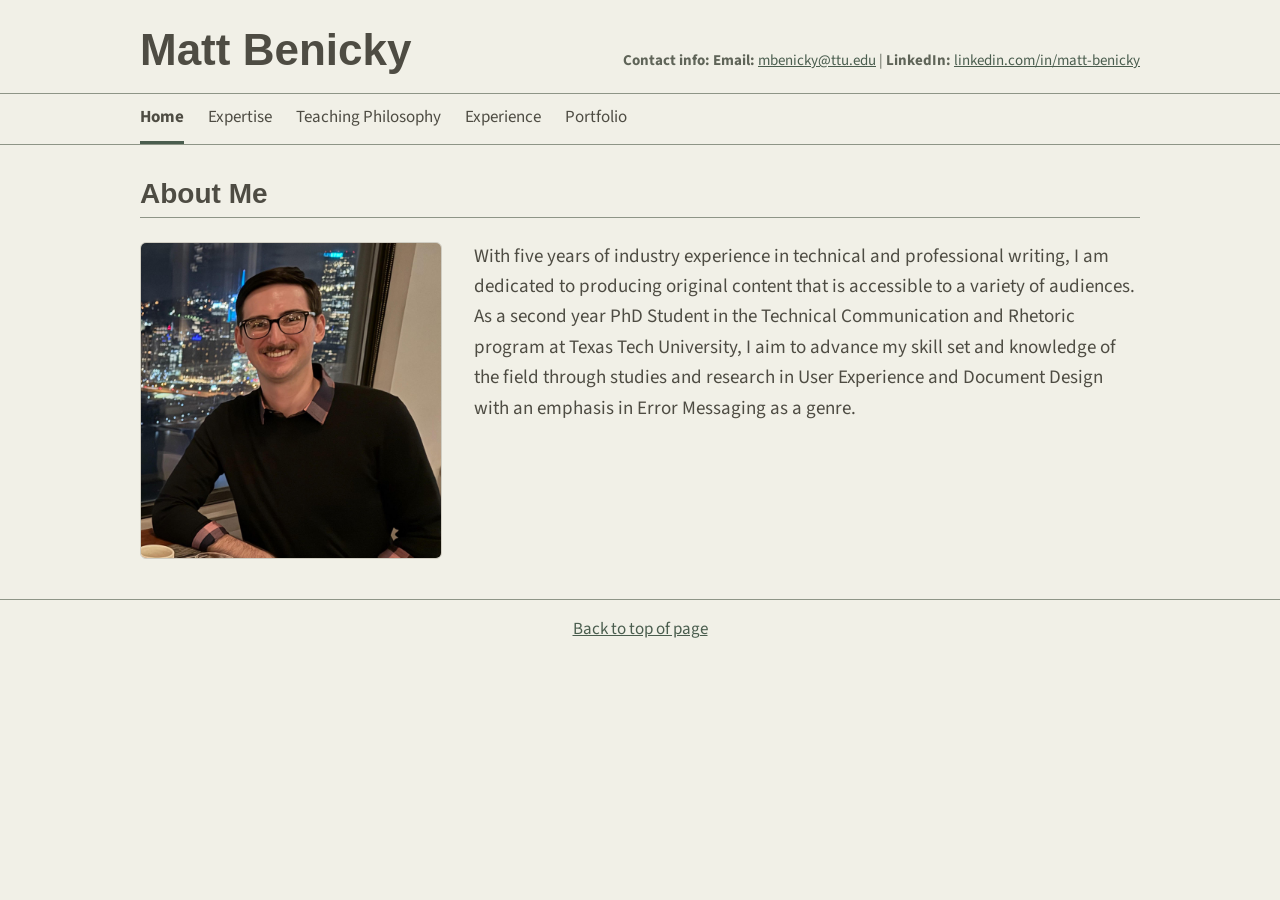
<file: index.html>
<!doctype html>
<html lang="en">
<head>
  <meta charset="utf-8">
  <meta name="viewport" content="width=device-width, initial-scale=1">
  <title>About Me | Matt Benicky</title>
  <!--AI generated heading-->
  <link rel="preconnect" href="https://fonts.googleapis.com">
  <link rel="preconnect" href="https://fonts.gstatic.com" crossorigin>
  <link rel="stylesheet" href="https://fonts.googleapis.com/css2?family=Source+Sans+3:wght@400;600&family=Source+Serif+4:wght@600&display=swap">
  <link rel="stylesheet" href="styles.css">
</head>
<body id="top-of-page">
<a class="skip-link" href="#main">Skip to content</a>
<header class="site-header">
  <div class="wrap">
    <h1>Matt Benicky</h1>
    <address class="contact">
      <strong>Contact info:</strong>
      <strong>Email:</strong> <a href="mailto:mbenicky@ttu.edu">mbenicky@ttu.edu</a> |
      <strong>LinkedIn:</strong> <a href="https://www.linkedin.com/in/matt-benicky" target="_blank" rel="noopener noreferrer">linkedin.com/in/matt-benicky</a>
    </address>
  </div>
  <!--AI assisted navigation page-->
  <nav class="site-nav" aria-label="Main">
    <ul>
      <li><a href="index.html" aria-current="page">Home</a></li>
      <li><a href="expertise.html">Expertise</a></li>
      <li><a href="philosophy.html">Teaching Philosophy</a></li>
      <li><a href="experience.html">Experience</a></li>
      <li><a href="portfolio.html">Portfolio</a></li>
    </ul>
  </nav>
</header>
<!--Main header and opening condent including brief bio and current status as a second year academic-->
<main id="main">
  <div class="wrap">
    <h2 id="Bio">About Me</h2>
    <div class="about">
      <img src="images/headshot.jpg" alt="Headshot image of Matt Benicky">
      <p>With five years of industry experience in technical and professional writing, I am dedicated to producing
            original content that is accessible to a variety of audiences. As a second year PhD Student in the Technical 
            Communication and Rhetoric program at Texas Tech University, I aim to advance my skill set and knowledge of 
            the field through studies and research in User Experience and Document Design with an emphasis in Error Messaging 
            as a genre.</p>
    </div>
  </div>
</main>
<!--Navigational hyperlink to the top of the page-->
<footer class="site-footer">
  <a href="#top-of-page">Back to top of page</a>
</footer>
</body>
</html>
</file>
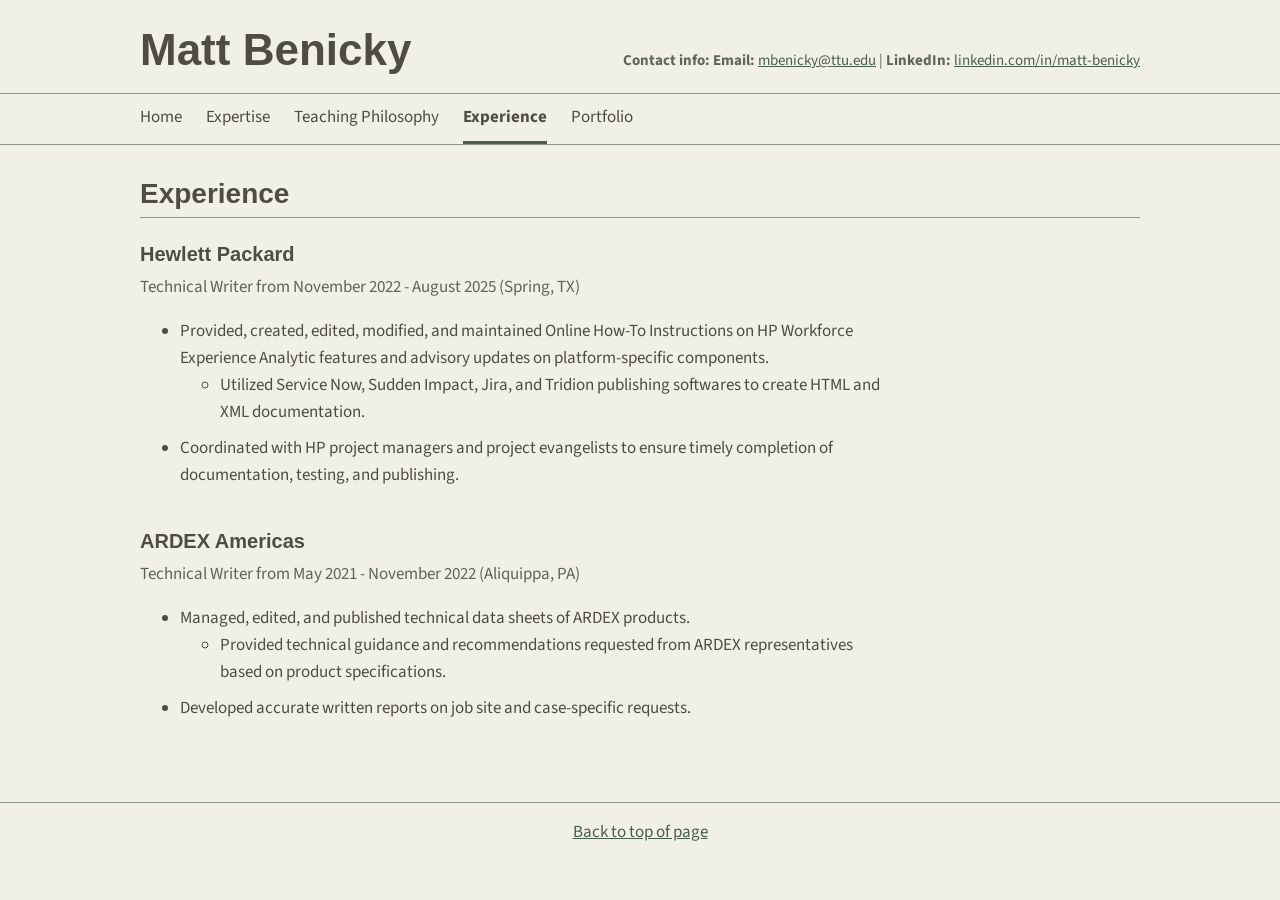
<file: experience.html>
<!doctype html>
<html lang="en">
<head>
  <meta charset="utf-8">
  <meta name="viewport" content="width=device-width, initial-scale=1">
  <title>Experience | Matt Benicky</title>
  <!--AI generated heading-->
  <link rel="preconnect" href="https://fonts.googleapis.com">
  <link rel="preconnect" href="https://fonts.gstatic.com" crossorigin>
  <link rel="stylesheet" href="https://fonts.googleapis.com/css2?family=Source+Sans+3:wght@400;600&family=Source+Serif+4:wght@600&display=swap">
  <link rel="stylesheet" href="styles.css">
</head>
<body id="top-of-page">
<a class="skip-link" href="#main">Skip to content</a>
<header class="site-header">
  <div class="wrap">
    <h1>Matt Benicky</h1>
    <address class="contact">
      <strong>Contact info:</strong>
      <strong>Email:</strong> <a href="mailto:mbenicky@ttu.edu">mbenicky@ttu.edu</a> |
      <strong>LinkedIn:</strong> <a href="https://www.linkedin.com/in/matt-benicky" target="_blank" rel="noopener noreferrer">linkedin.com/in/matt-benicky</a>
    </address>
  </div>
  <!--AI assisted navigation pane-->
  <nav class="site-nav" aria-label="Main">
    <ul>
      <li><a href="index.html">Home</a></li>
      <li><a href="expertise.html">Expertise</a></li>
      <li><a href="philosophy.html">Teaching Philosophy</a></li>
      <li><a href="experience.html" aria-current="page">Experience</a></li>
      <li><a href="portfolio.html">Portfolio</a></li>
    </ul>
  </nav>
</header>
<main id="main">
  <div class="wrap">
    <h2 id="Experience">Experience</h2>
 <!--Main content of both Technical Writing positions-->
    <article class="entry">
      <h3>Hewlett Packard</h3>
      <p class="entry-meta">Technical Writer from November 2022 - August 2025 (Spring, TX)</p>
      <ul>
        <li>Provided, created, edited, modified, and maintained Online How-To Instructions on HP Workforce Experience Analytic features
          and advisory updates on platform-specific components.
          <ul>
            <li>Utilized Service Now, Sudden Impact, Jira, and Tridion publishing softwares to create HTML
              and XML documentation.</li>
          </ul>
        </li>
        <li>Coordinated with HP project managers and project evangelists to ensure timely completion of documentation,
          testing, and publishing.</li>
      </ul>
    </article>
    <article class="entry">
      <h3>ARDEX Americas</h3>
      <p class="entry-meta">Technical Writer from May 2021 - November 2022 (Aliquippa, PA)</p>
      <ul>
        <li>Managed, edited, and published technical data sheets of ARDEX products.
          <ul>
            <li>Provided technical guidance and recommendations requested from ARDEX representatives based
              on product specifications.</li>
          </ul>
        </li>
        <li>Developed accurate written reports on job site and case-specific requests.</li>
      </ul>
    </article>
  </div>
</main>
<!--Navigational hyperlink to the top of the page-->
<footer class="site-footer">
  <a href="#top-of-page">Back to top of page</a>
</footer>
</body>
</html>
</file>
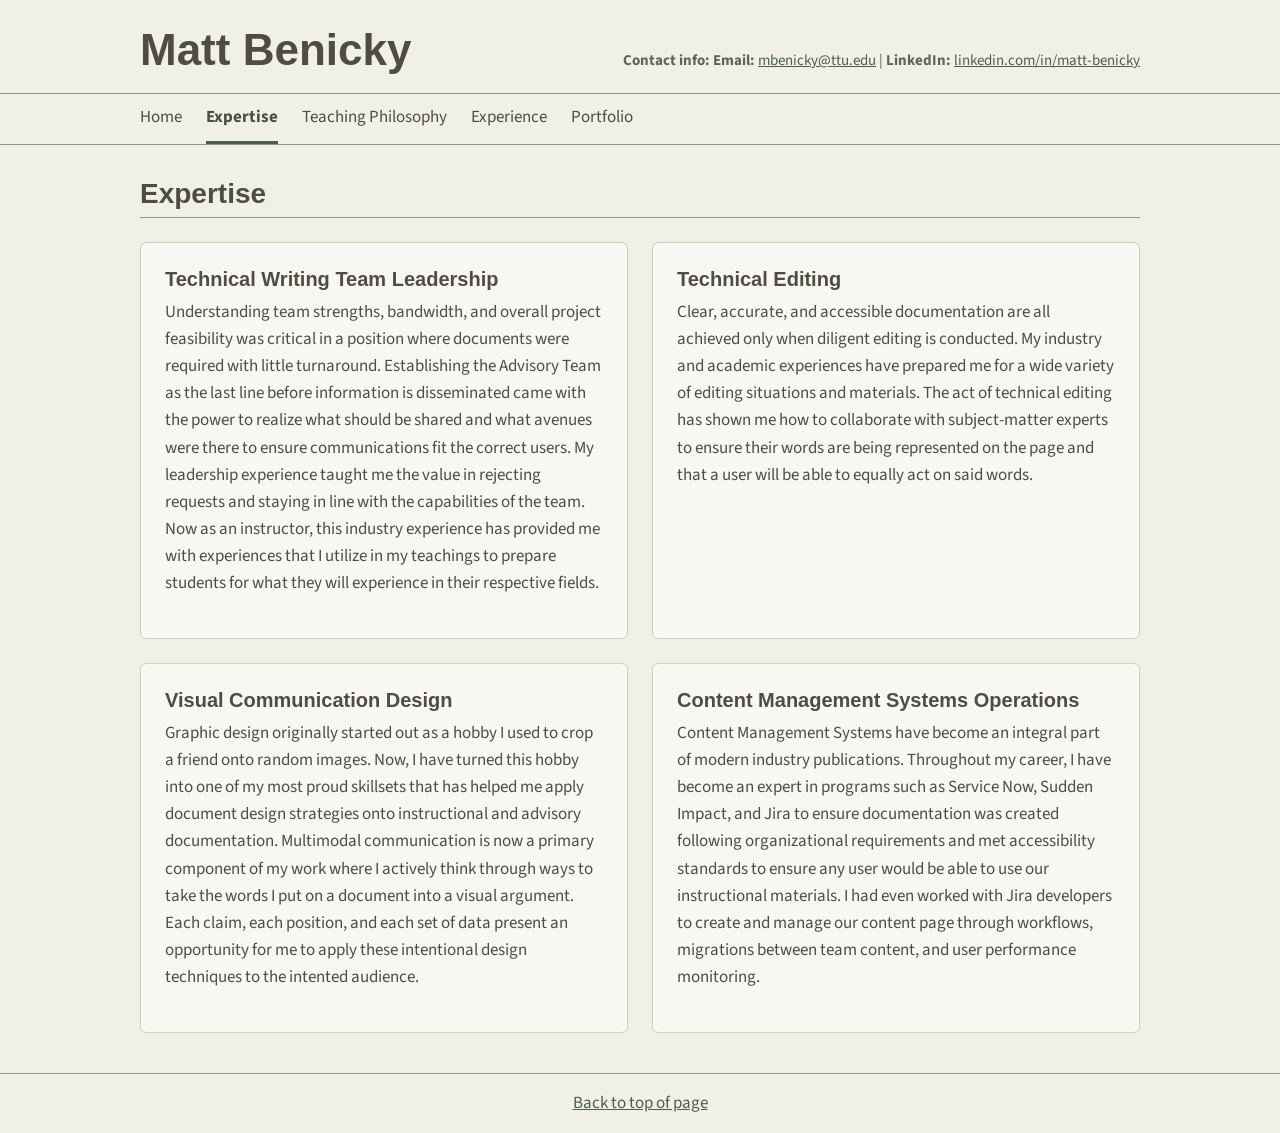
<file: expertise.html>
<!doctype html>
<html lang="en">
<head>
  <meta charset="utf-8">
  <meta name="viewport" content="width=device-width, initial-scale=1">
  <title>Expertise | Matt Benicky</title>
  <!--AI generated heading-->
  <link rel="preconnect" href="https://fonts.googleapis.com">
  <link rel="preconnect" href="https://fonts.gstatic.com" crossorigin>
  <link rel="stylesheet" href="https://fonts.googleapis.com/css2?family=Source+Sans+3:wght@400;600&family=Source+Serif+4:wght@600&display=swap">
  <link rel="stylesheet" href="styles.css">
</head>
<body id="top-of-page">
<a class="skip-link" href="#main">Skip to content</a>
<header class="site-header">
  <div class="wrap">
    <h1>Matt Benicky</h1>
    <address class="contact">
      <strong>Contact info:</strong>
      <strong>Email:</strong> <a href="mailto:mbenicky@ttu.edu">mbenicky@ttu.edu</a> |
      <strong>LinkedIn:</strong> <a href="https://www.linkedin.com/in/matt-benicky" target="_blank" rel="noopener noreferrer">linkedin.com/in/matt-benicky</a>
    </address>
  </div>
  <!--AI Assisted navigation page-->
  <nav class="site-nav" aria-label="Main">
    <ul>
      <li><a href="index.html">Home</a></li>
      <li><a href="expertise.html" aria-current="page">Expertise</a></li>
      <li><a href="philosophy.html">Teaching Philosophy</a></li>
      <li><a href="experience.html">Experience</a></li>
      <li><a href="portfolio.html">Portfolio</a></li>
    </ul>
  </nav>
</header>
<!--Expertise content breaking up the four main components to my work-->
<main id="main">
  <div class="wrap">
    <h2 id="Expertise">Expertise</h2>
    <div class="card-grid">
      <article class="card">
        <h3>Technical Writing Team Leadership</h3>
        <p>Understanding team strengths, bandwidth, and overall project feasibility was critical in a position where documents
            were required with little turnaround. Establishing the Advisory Team as the last line before information is
            disseminated came with the power to realize what should be shared and what avenues were there to ensure communications
            fit the correct users. My leadership experience taught me the value in rejecting requests and staying in line with the
            capabilities of the team. Now as an instructor, this industry experience has provided me with experiences that I
            utilize in my teachings to prepare students for what they will experience in their respective fields.</p>
      </article>
      <article class="card">
        <h3>Technical Editing</h3>
        <p>Clear, accurate, and accessible documentation are all achieved only when diligent editing is conducted. My industry
            and academic experiences have prepared me for a wide variety of editing situations and materials. The act of technical
            editing has shown me how to collaborate with subject-matter experts to ensure their words are being represented on the
            page and that a user will be able to equally act on said words.</p>
      </article>
      <article class="card">
        <h3>Visual Communication Design</h3>
        <p>Graphic design originally started out as a hobby I used to crop a friend onto random images. Now, I have turned this
            hobby into one of my most proud skillsets that has helped me apply document design strategies onto instructional and
            advisory documentation. Multimodal communication is now a primary component of my work where I actively think through
            ways to take the words I put on a document into a visual argument. Each claim, each position, and each set of data
            present an opportunity for me to apply these intentional design techniques to the intented audience.</p>
      </article>
      <article class="card">
        <h3>Content Management Systems Operations</h3>
        <p>Content Management Systems have become an integral part of modern industry publications. Throughout my career, I have
            become an expert in programs such as Service Now, Sudden Impact, and Jira to ensure documentation was created
            following organizational requirements and met accessibility standards to ensure any user would be able to use our
            instructional materials. I had even worked with Jira developers to create and manage our content page through
            workflows, migrations between team content, and user performance monitoring.</p>
      </article>
    </div>
  </div>
</main>
 <!--Navigational hyperlink to top of the page-->
<footer class="site-footer">
  <a href="#top-of-page">Back to top of page</a>
</footer>
</body>
</html>
</file>
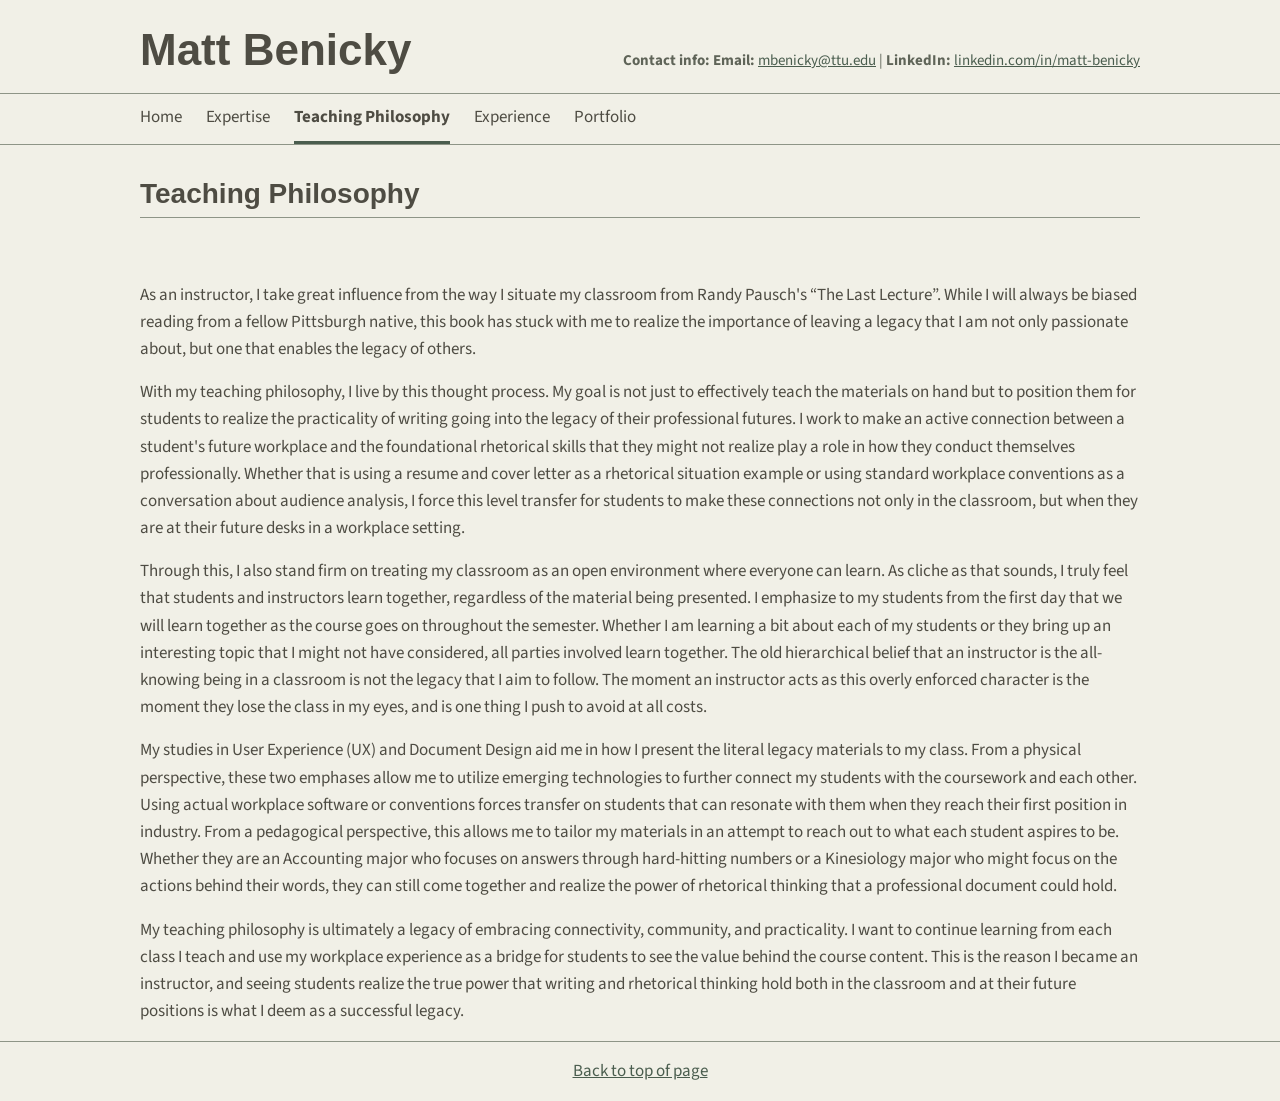
<file: philosophy.html>
<!doctype html>
<html lang="en">
<head>
  <meta charset="utf-8">
  <meta name="viewport" content="width=device-width, initial-scale=1">
  <title>Teaching Philosophy | Matt Benicky</title>
  <!--AI generated heading-->
  <link rel="preconnect" href="https://fonts.googleapis.com">
  <link rel="preconnect" href="https://fonts.gstatic.com" crossorigin>
  <link rel="stylesheet" href="https://fonts.googleapis.com/css2?family=Source+Sans+3:wght@400;600&family=Source+Serif+4:wght@600&display=swap">
  <link rel="stylesheet" href="styles.css">
</head>
<body id="top-of-page">
<a class="skip-link" href="#main">Skip to content</a>
<header class="site-header">
  <div class="wrap">
    <h1>Matt Benicky</h1>
    <address class="contact">
      <strong>Contact info:</strong>
      <strong>Email:</strong> <a href="mailto:mbenicky@ttu.edu">mbenicky@ttu.edu</a> |
      <strong>LinkedIn:</strong> <a href="https://www.linkedin.com/in/matt-benicky" target="_blank" rel="noopener noreferrer">linkedin.com/in/matt-benicky</a>
    </address>
  </div>
  <!--AI assisted navigation page-->
  <nav class="site-nav" aria-label="Main">
    <ul>
      <li><a href="index.html">Home</a></li>
      <li><a href="expertise.html">Expertise</a></li>
      <li><a href="philosophy.html" aria-current="page">Teaching Philosophy</a></li>
      <li><a href="experience.html">Experience</a></li>
      <li><a href="portfolio.html">Portfolio</a></li>
    </ul>
  </nav>
</header>
<!--Main content of my teaching philosophy broken up into paragraphs. Needs an additional image of The Last Lecture.-->
<main id="main">
  <div class="wrap">
    <h2 id="Philosophy">Teaching Philosophy</h2>
<!--Main text of teaching philosophy-->
  </div>
</main>
    <div class="wrap">
        <p>As an instructor, I take great influence from the way I situate my classroom 
            from Randy Pausch's <q>The Last Lecture</q>. While I will always be biased 
            reading from a fellow Pittsburgh native, this book has stuck with me to realize the 
            importance of leaving a legacy that I am not only passionate about, but one that enables 
            the legacy of others.</p>
        <p>With my teaching philosophy, I live by this thought process. My goal is not just to effectively 
            teach the materials on hand but to position them for students to realize the practicality of 
            writing going into the legacy of their professional futures. I work to make an active connection 
            between a student's future workplace and the foundational rhetorical skills that they might not 
            realize play a role in how they conduct themselves professionally. Whether that is using a resume 
            and cover letter as a rhetorical situation example or using standard workplace conventions as a 
            conversation about audience analysis, I force this level transfer for students to make these connections 
            not only in the classroom, but when they are at their future desks in a workplace setting.</p>
        <p>Through this, I also stand firm on treating my classroom as an open environment where everyone can learn. 
            As cliche as that sounds, I truly feel that students and instructors learn together, regardless of the 
            material being presented. I emphasize to my students from the first day that we will learn together as the 
            course goes on throughout the semester. Whether I am learning a bit about each of my students or they bring 
            up an interesting topic that I might not have considered, all parties involved learn together. The old hierarchical 
            belief that an instructor is the all-knowing being in a classroom is not the legacy that I aim to follow. The moment 
            an instructor acts as this overly enforced character is the moment they lose the class in my eyes, and is one thing I 
            push to avoid at all costs.</p>
        <p>My studies in User Experience (UX) and Document Design aid me in how I present the literal legacy materials to my class. 
            From a physical perspective, these two emphases allow me to utilize emerging technologies to further connect my students 
            with the coursework and each other. Using actual workplace software or conventions forces transfer on students that can 
            resonate with them when they reach their first position in industry. From a pedagogical perspective, this allows me to 
            tailor my materials in an attempt to reach out to what each student aspires to be. Whether they are an Accounting major 
            who focuses on answers through hard-hitting numbers or a Kinesiology major who might focus on the actions behind their 
            words, they can still come together and realize the power of rhetorical thinking that a professional document could hold.</p>
         <p>My teaching philosophy is ultimately a legacy of embracing connectivity, community, and practicality. I want to continue 
            learning from each class I teach and use my workplace experience as a bridge for students to see the value behind the course 
            content. This is the reason I became an instructor, and seeing students realize the true power that writing and rhetorical thinking 
            hold both in the classroom and at their future positions is what I deem as a successful legacy.</p>   
    </div>
<!--Navigational hyperlink to the top of the page-->
<footer class="site-footer">
  <a href="#top-of-page">Back to top of page</a>
</footer>
</body>
</html>
</file>
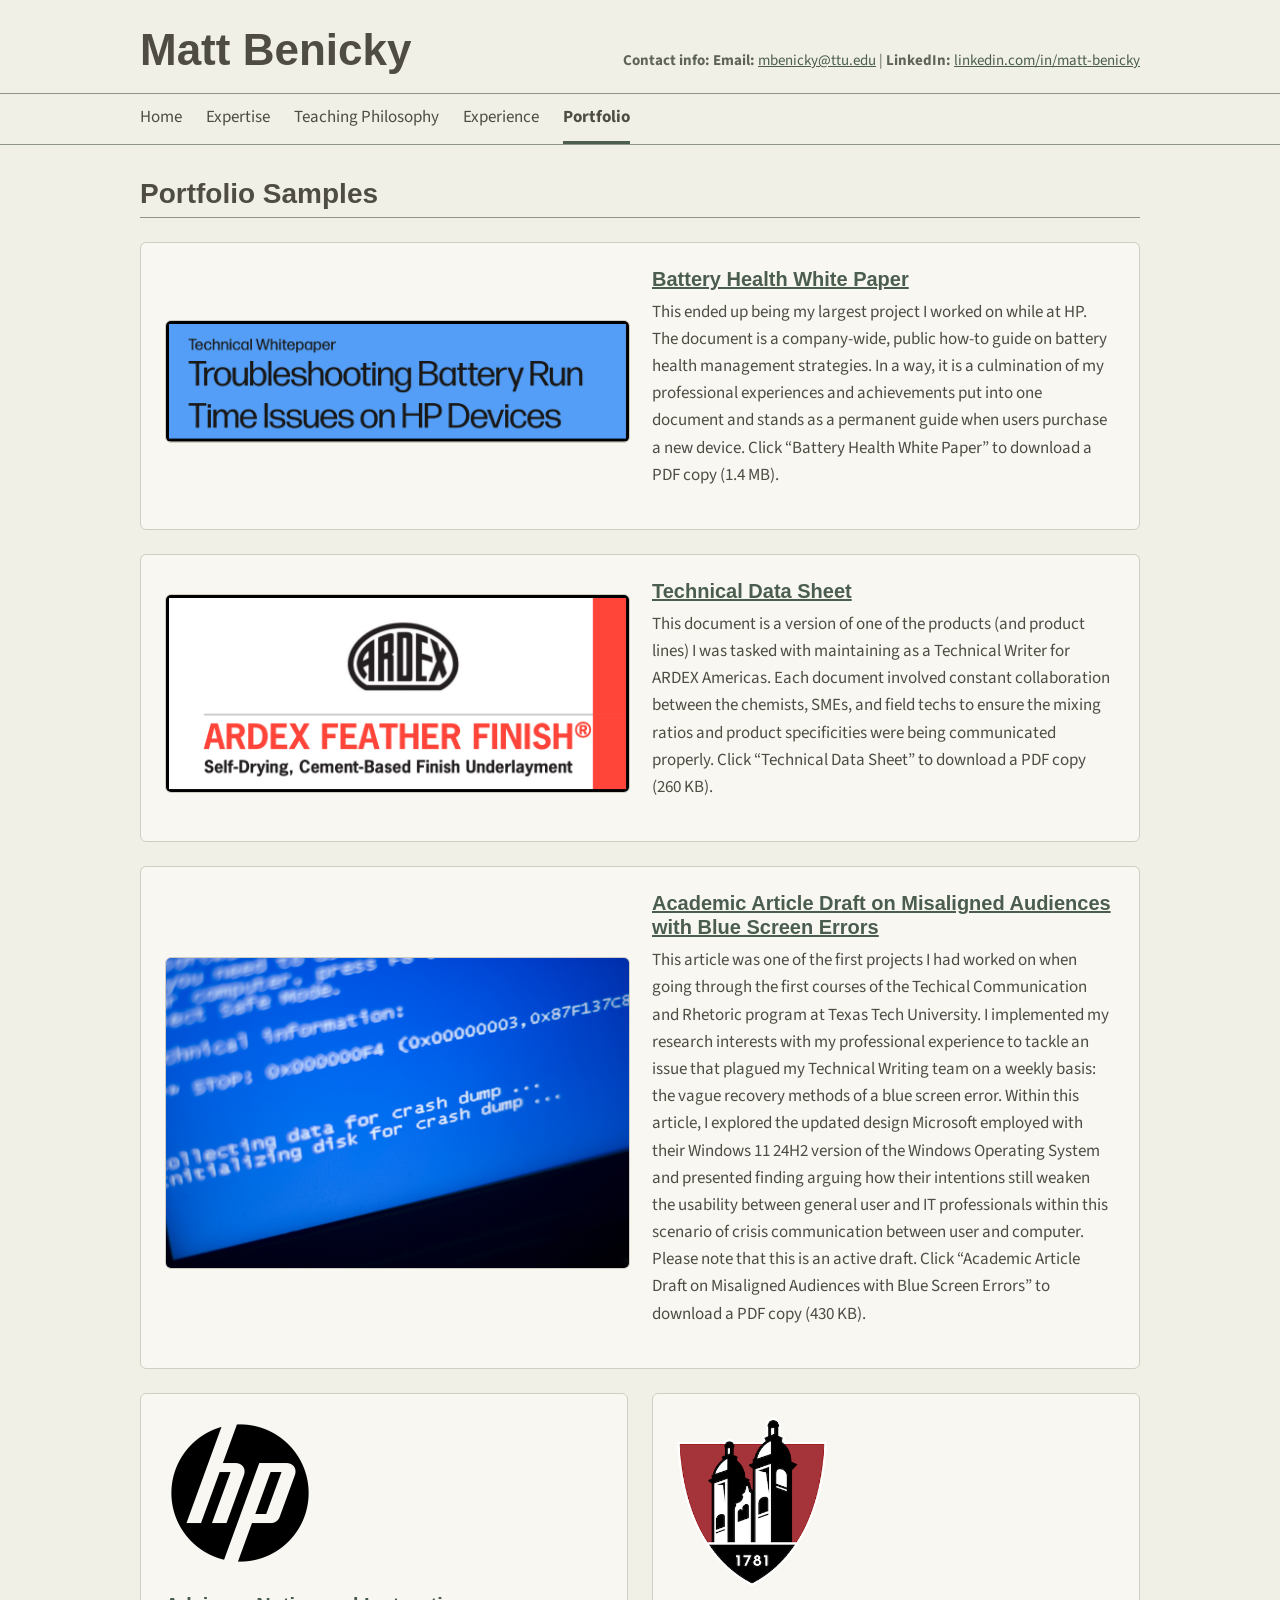
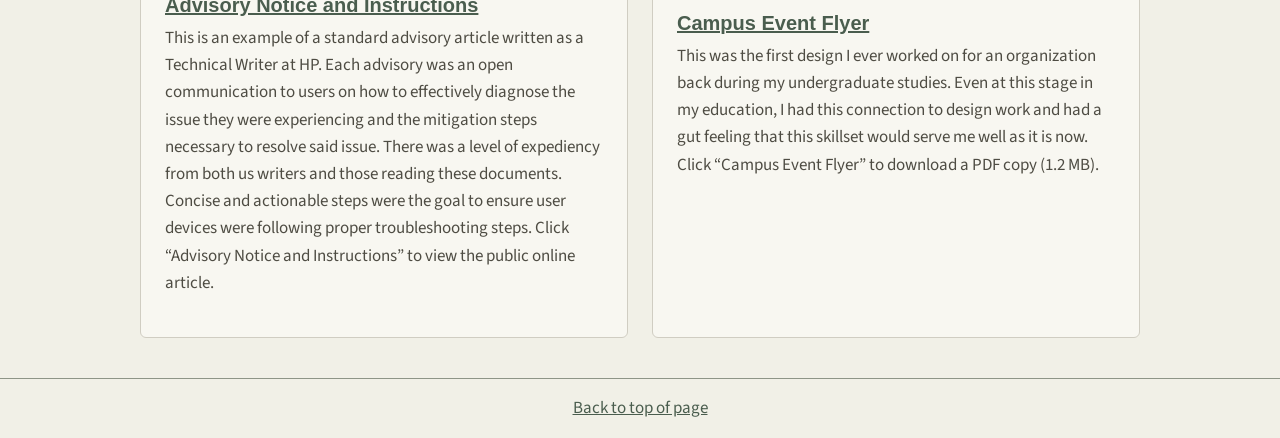
<file: portfolio.html>
<!doctype html>
<html lang="en">
<head>
  <meta charset="utf-8">
  <meta name="viewport" content="width=device-width, initial-scale=1">
  <title>Portfolio | Matt Benicky</title>
  <!--AI generated heading-->
  <link rel="preconnect" href="https://fonts.googleapis.com">
  <link rel="preconnect" href="https://fonts.gstatic.com" crossorigin>
  <link rel="stylesheet" href="https://fonts.googleapis.com/css2?family=Source+Sans+3:wght@400;600&family=Source+Serif+4:wght@600&display=swap">
  <link rel="stylesheet" href="styles.css">
</head>
<body id="top-of-page">
<a class="skip-link" href="#main">Skip to content</a>
<header class="site-header">
  <div class="wrap">
    <h1>Matt Benicky</h1>
    <address class="contact">
      <strong>Contact info:</strong>
      <strong>Email:</strong> <a href="mailto:mbenicky@ttu.edu">mbenicky@ttu.edu</a> |
      <strong>LinkedIn:</strong> <a href="https://www.linkedin.com/in/matt-benicky" target="_blank" rel="noopener noreferrer">linkedin.com/in/matt-benicky</a>
    </address>
  </div>
  <!--AI assisted navigation pane-->
  <nav class="site-nav" aria-label="Main">
    <ul>
      <li><a href="index.html">Home</a></li>
      <li><a href="expertise.html">Expertise</a></li>
      <li><a href="philosophy.html">Teaching Philosophy</a></li>
      <li><a href="experience.html">Experience</a></li>
      <li><a href="portfolio.html" aria-current="page">Portfolio</a></li>
    </ul>
  </nav>
</header>
<main id="main">
  <div class="wrap">
    <h2 id="Portfolio">Portfolio Samples</h2>
    <div class="portfolio-grid">
 <!--Main content split up into five portfolio samples.-->
      <article class="work featured">
        <div class="work-media">
          <img src="images/white-paper.png" alt="Heading for white paper document" loading="lazy">
        </div>
        <div class="work-body">
          <h3><a href="pdfs/WhitePaper.pdf" download>Battery Health White Paper</a></h3>
          <p>This ended up being my largest project I worked on while at HP. The document is a company-wide, public how-to
            guide on battery health management strategies. In a way, it is a culmination of my professional experiences
            and achievements put into one document and stands as a permanent guide when users purchase a new device.
            Click <q>Battery Health White Paper</q> to download a PDF copy (1.4 MB).</p>
        </div>
      </article>
      <article class="work featured">
        <div class="work-media">
          <img src="images/data-sheet.png" alt="Heading for technical data sheet document" loading="lazy">
        </div>
        <div class="work-body">
          <h3><a href="pdfs/DataSheet.pdf" download>Technical Data Sheet</a></h3>
          <p>This document is a version of one of the products (and product lines) I was tasked with maintaining as a Technical
            Writer for ARDEX Americas. Each document involved constant collaboration between the chemists, SMEs, and field techs
            to ensure the mixing ratios and product specificities were being communicated properly. Click <q>Technical Data
            Sheet</q> to download a PDF copy (260 KB).</p>
        </div>
      </article>
      <article class="work featured">
        <div class="work-media">
          <img src="images/bsod.jpg" alt="Stock image of a blue screen error" loading="lazy">
        </div>
        <div class="work-body">
          <h3><a href="pdfs/AcademicArticle.pdf" download>Academic Article Draft on Misaligned Audiences with Blue Screen Errors</a></h3>
          <p>This article was one of the first projects I had worked on when going through the first courses of the Techical Communication
            and Rhetoric program at Texas Tech University. I implemented my research interests with my professional experience to tackle an
            issue that plagued my Technical Writing team on a weekly basis: the vague recovery methods of a blue screen error. Within this article,
            I explored the updated design Microsoft employed with their Windows 11 24H2 version of the Windows Operating System and presented finding
            arguing how their intentions still weaken the usability between general user and IT professionals within this scenario of crisis communication
            between user and computer. Please note that this is an active draft. Click <q>Academic Article Draft on Misaligned Audiences with Blue Screen Errors</q> 
            to download a PDF copy (430 KB).</p>
        </div>
      </article>
      <article class="work">
        <div class="work-media">
          <img class="logo" src="images/hp-logo.png" alt="Advisory Notice and Instructions" loading="lazy">
        </div>
        <div class="work-body">
          <h3><a href="https://support.hp.com/ca-en/document/ish_10968548-10968614-16" target="_blank" rel="noopener noreferrer">Advisory Notice and Instructions</a></h3>
          <p>This is an example of a standard advisory article written as a Technical Writer at HP. Each advisory was an
            open communication to users on how to effectively diagnose the issue they were experiencing and the mitigation
            steps necessary to resolve said issue. There was a level of expediency from both us writers and those reading
            these documents. Concise and actionable steps were the goal to ensure user devices were following proper
            troubleshooting steps. Click <q>Advisory Notice and Instructions</q> to view the public online article.</p>
        </div>
      </article>
      <article class="work">
        <div class="work-media">
          <img class="logo" src="images/wj-logo.png" alt="Campus Event Flyer" loading="lazy">
        </div>
        <div class="work-body">
          <h3><a href="pdfs/Poster.pdf" download>Campus Event Flyer</a></h3>
          <p>This was the first design I ever worked on for an organization back during my undergraduate studies. Even at this stage
            in my education, I had this connection to design work and had a gut feeling that this skillset would serve me well as
            it is now. Click <q>Campus Event Flyer</q> to download a PDF copy (1.2 MB).</p>
        </div>
    </article>
    </div>
  </div>
</main>
 <!--Navigational hyperlink to the top of the page-->
<footer class="site-footer">
  <a href="#top-of-page">Back to top of page</a>
</footer>
</body>
</html>
</file>
<file: styles.css>
body {
  margin: 0;
  background-color: #F1F0E7;
  color: #4E4C43;
  font-family: "Source Sans 3", Arial, sans-serif;
  font-size: 17px;
  line-height: 1.6;
}

/*Centers text and images on scren*/
.wrap {
  max-width: 1000px;
  margin: 0 auto;
  padding: 0 24px;
}

img {
  max-width: 100%;
  height: auto;
}

a {
  color: #4A5D4E;
}

p {
  margin: 0 0 16px;
}

/*Headings*/
h1, h2, h3 {
  font-family: Verdana, Georgia, sans-serif;
  color: #4E4C43;
  line-height: 1.2;
  margin: 0;
}

h1 {
  font-size: 44px;
}

h2 {
  font-size: 28px;
  margin: 32px 0 24px;
  padding-bottom: 6px;
  border-bottom: 1px solid #8E9587;   /* thin line under each page title */
}

h3 {
  font-size: 20px;
  margin-bottom: 8px;
}


/*Heading design*/
.site-header {
  padding-top: 24px;
}

/*Centers heading content*/
.site-header .wrap {
  display: flex;
  flex-wrap: wrap;
  align-items: baseline;
  justify-content: space-between;
  gap: 8px 24px;
}

.contact {
  font-style: normal;
  font-size: 15px;
  color: #5F6458;
}

.site-nav {
  margin-top: 16px;
  border-top: 1px solid #8E9587;
  border-bottom: 1px solid #8E9587;
}

.site-nav ul {
  list-style: none;
  margin: 0 auto;
  padding: 0 24px;
  max-width: 1000px;
  display: flex;
  flex-wrap: wrap;
  gap: 0 24px;
}

.site-nav a {
  display: block;
  padding: 10px 0;
  color: #4E4C43;
  text-decoration: none;
  border-bottom: 3px solid transparent;
}

.site-nav a:hover {
  border-bottom: 3px solid #8E9587;
}

/*Navigational identifier where the user is at*/
.site-nav a[aria-current="page"] {
  font-weight: bold;
  border-bottom: 3px solid #4A5D4E;
}

/*Suggested accessibility option to prompt users to the top of the page who use the Tab button*/
.skip-link {
  position: absolute;
  left: 16px;
  top: -60px;
  background-color: #4E4C43;
  color: #F1F0E7;
  padding: 8px 16px;
}

.skip-link:focus {
  top: 8px;
}

/*Bottom of page design*/
main {
  padding-bottom: 40px;
}

.site-footer {
  border-top: 1px solid #8E9587;
  padding: 16px 0;
  text-align: center;
}

/*Sectioned out boxes for Expertise page*/
.card-grid {
  display: flex;
  flex-wrap: wrap;
  gap: 24px;
}

.card {
  flex: 1 1 300px;
  background-color: #F8F7F1;
  border: 1px solid #D0CDC2;
  border-radius: 6px;
  padding: 24px;
}

/*Self image used on Home Page*/
.about {
  display: flex;
  flex-wrap: wrap;
  gap: 32px;
  align-items: flex-start;
}

.about img {
  width: 300px;
  border: 1px solid #D0CDC2;
  border-radius: 6px;
}

.about p {
  flex: 1 1 300px;
  font-size: 19px;
}

/*Formatting for Work Experience*/
.entry {
  margin-bottom: 40px;
}

.entry-meta {
  color: #5F6458;
}

.entry ul {
  max-width: 700px;
}

.entry li {
  margin-bottom: 8px;
}
 
/*Formatting for Portfolio Examples*/
.portfolio-grid {
  display: flex;
  flex-wrap: wrap;
  gap: 24px;
}

.work {
  flex: 1 1 400px;
  background-color: #F8F7F1;
  border: 1px solid #D0CDC2;
  border-radius: 6px;
  padding: 24px;
}

.work.featured {
  flex-basis: 100%;
  display: flex;
  flex-wrap: wrap;
  gap: 24px;
  align-items: center;
}

.work.featured .work-media,
.work.featured .work-body {
  flex: 1 1 300px;
}

.work img {
  border: 1px solid #D0CDC2;
  border-radius: 6px;
}

/*Used to format two smaller logos*/
.work img.logo {
  width: 150px;
  border: none;
  margin-bottom: 16px;
}
</file>
